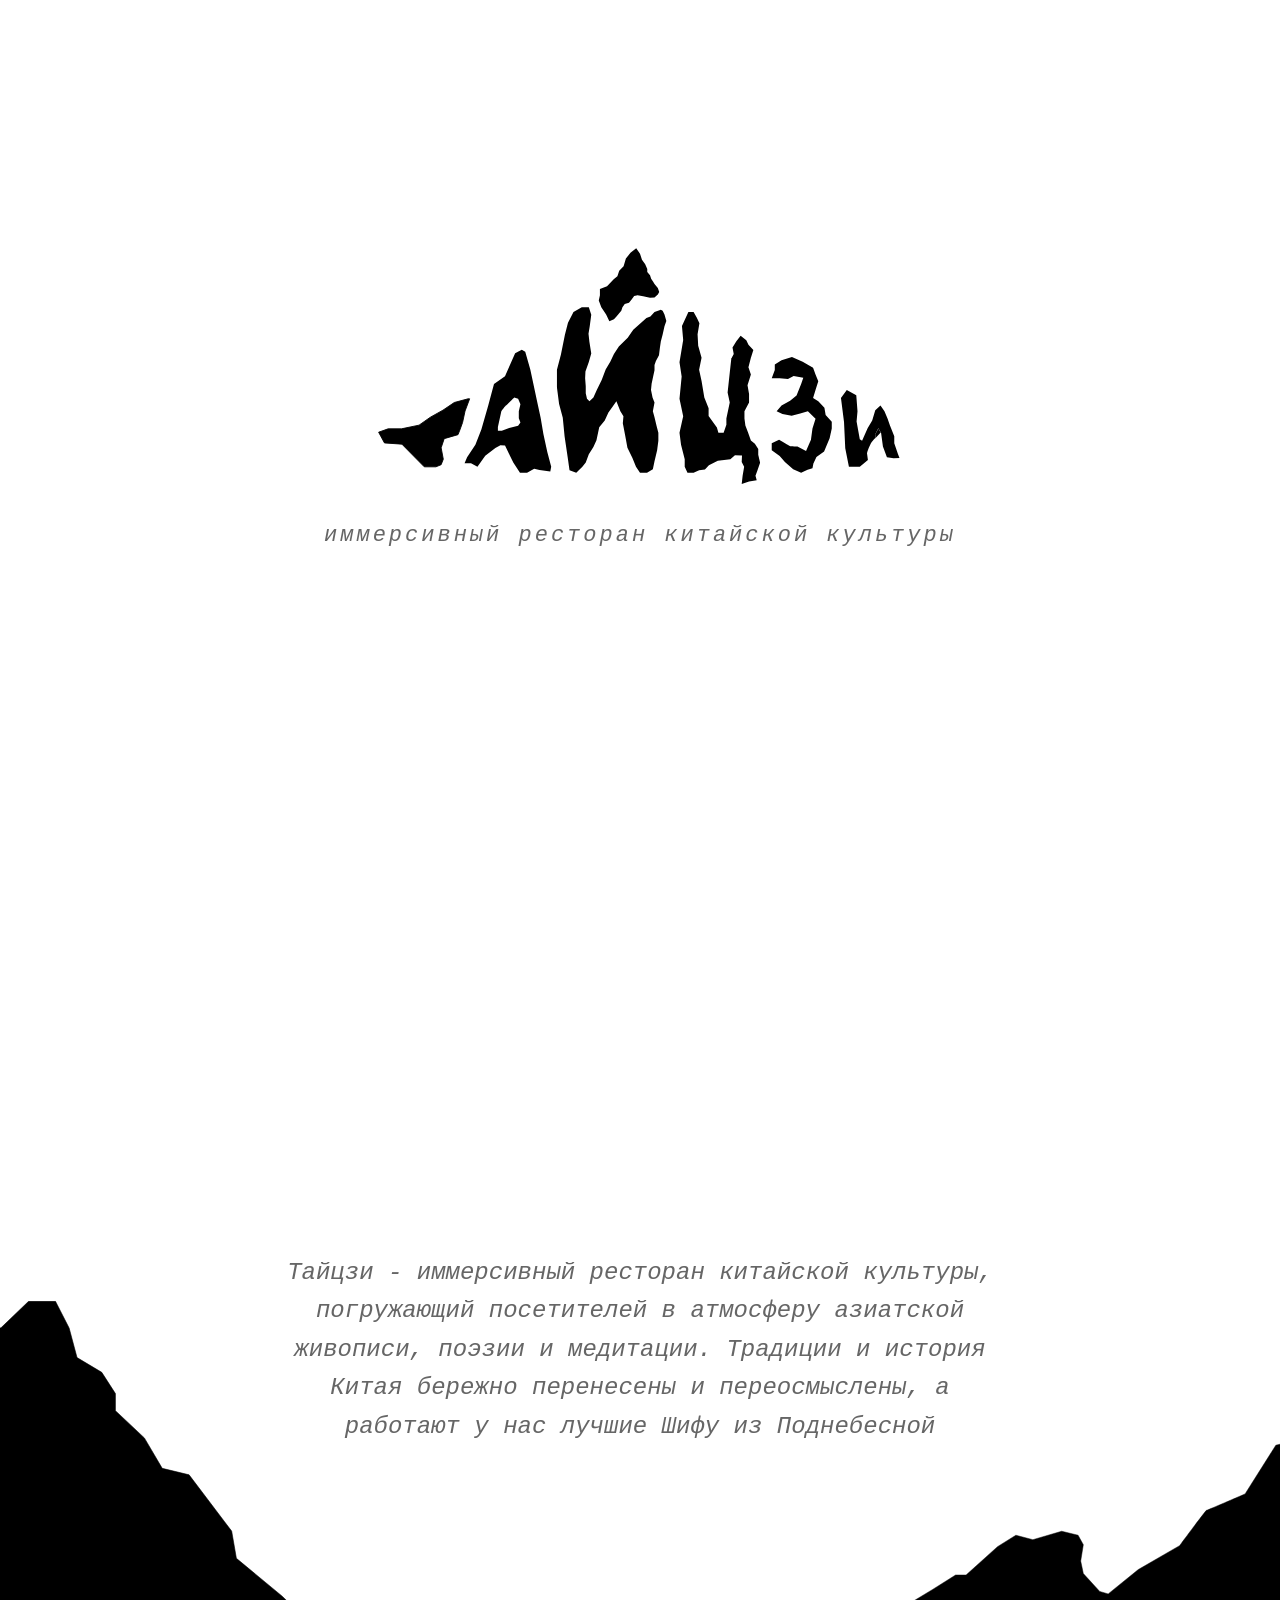
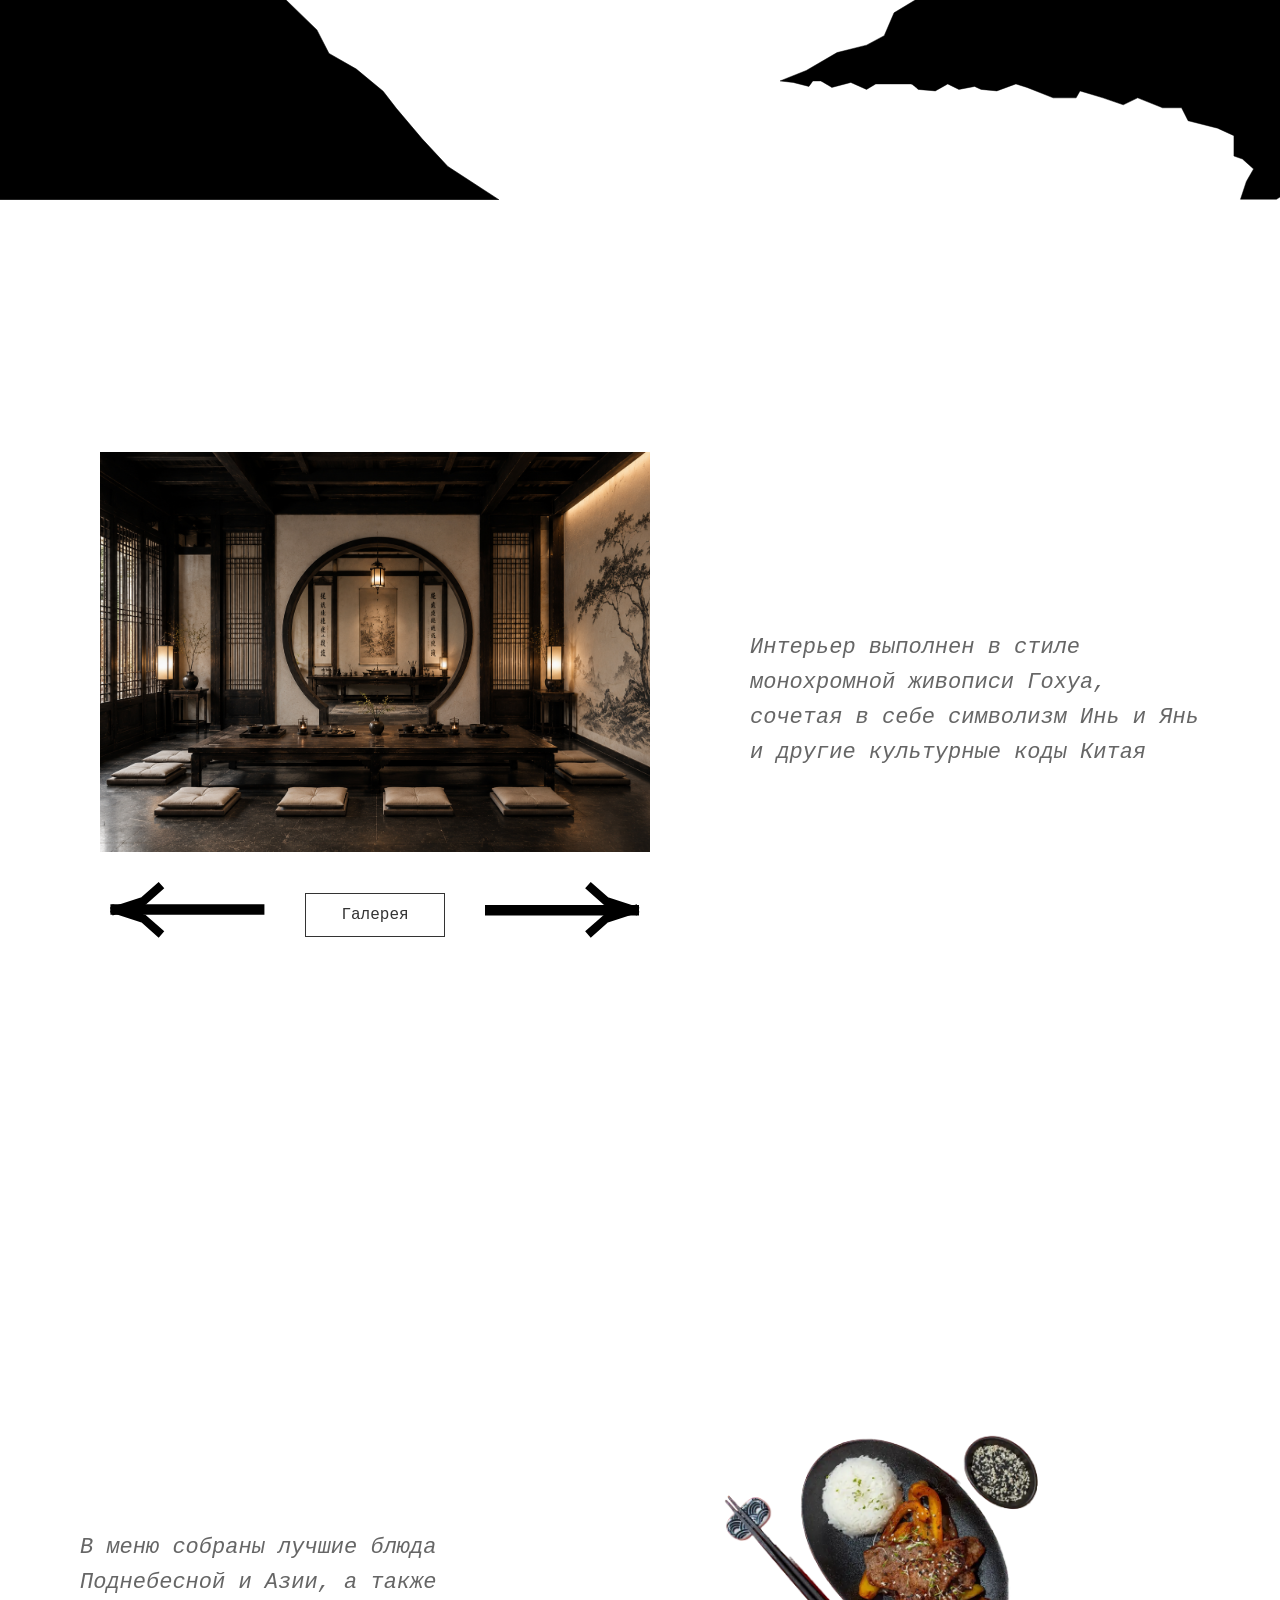
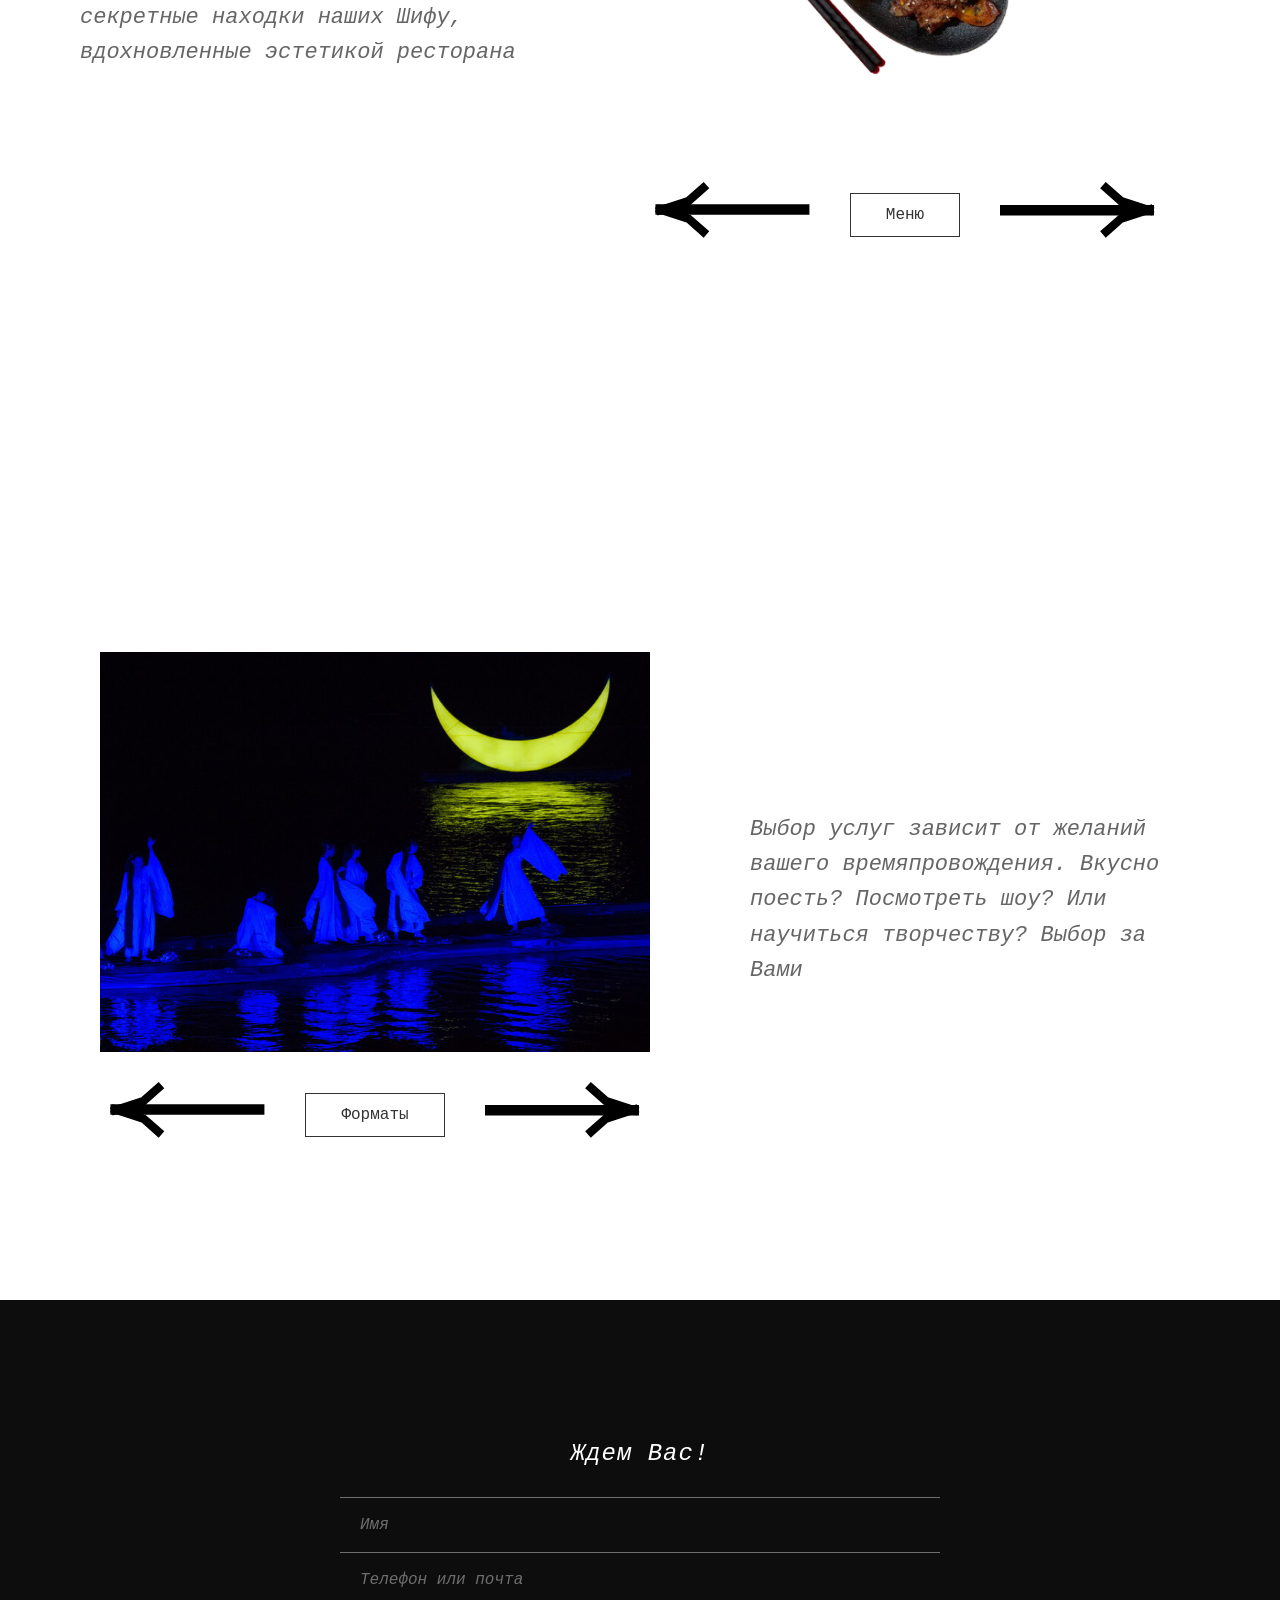
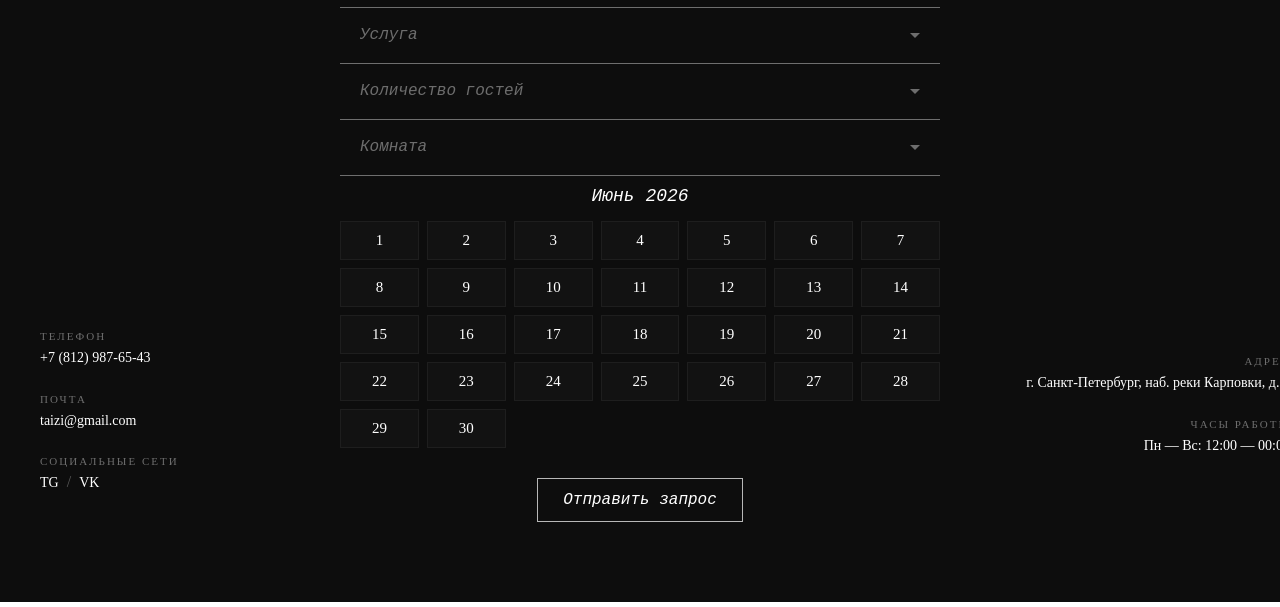
<file: index.html>
<!doctype html>
<html lang="en">
  <head>
    <meta charset="UTF-8" />
    <meta name="viewport" content="width=device-width, initial-scale=1.0" />
    <title>Document</title>
    <link rel="stylesheet" href="style.css" />
  </head>

  <body>
    <header class="main-header home-header">
      <nav class="header-nav">
        <div class="nav-group">
          <a href="#gallery" class="nav-btn"> Галерея </a>
          <a href="#services" class="nav-btn"> Форматы </a>
        </div>

        <a href="#top">
          <img src="Без имени-kjjju.png" alt="ТАЙЦЗИ" class="header-logo" />
        </a>

        <div class="nav-group">
          <a href="#menu" class="nav-btn"> Меню </a>
          <a href="#booking" class="nav-btn"> Бронь </a>
        </div>
      </nav>
    </header>

    <div class="welcome-screen" id="top">
      <div class="welcome-center">
        <img src="Безымянный-3.svg" alt="ТАЙЦЗИ" class="main-logo" />
        <p class="main-subtitle">иммерсивный ресторан китайской культуры</p>
      </div>
    </div>

    <section class="about-section">
      <div class="about-container">
        <p class="about-text">
          Тайцзи - иммерсивный ресторан китайской культуры, погружающий
          посетителей в атмосферу азиатской живописи, поэзии и медитации.
          Традиции и история Китая бережно перенесены и переосмыслены, а
          работают у нас лучшие Шифу из Поднебесной
        </p>
      </div>
      <img
        src="mountain-left.svg"
        alt="Левая гора"
        class="mountain-vector mountain-left"
      />
      <img
        src="mountain-right.svg"
        alt="Левая гора"
        class="mountain-vector mountain-right"
      />
    </section>

    <section class="gallery-section" id="gallery">
      <div class="gallery-inner-container">
        <div class="gallery-left-block">
          <div class="gallery-img-wrapper">
            <img
              src="room2.png"
              alt="Интерьер ресторана Тайцзи"
              class="gallery-main-img active"
            />
            <img
              src="second.jpg"
              alt="Интерьер ресторана Тайцзи 2"
              class="gallery-main-img"
            />
            <img
              src="room3.png"
              alt="Интерьер ресторана Тайцзи 3"
              class="gallery-main-img"
            />
            <img
              src="main.jpg"
              alt="Интерьер ресторана Тайцзи 3"
              class="gallery-main-img"
            />
          </div>

          <div class="gallery-controls">
            <button class="gallery-arrow arrow-left">
              <img src="arrow-left.svg" alt="Назад" />
            </button>
            <a href="gallery.html" class="gallery-btn">Галерея</a>
            <button class="gallery-arrow arrow-right">
              <img src="arrow-right.svg" alt="Вперед" />
            </button>
          </div>
        </div>

        <div class="gallery-right-block">
          <p class="gallery-text">
            Интерьер выполнен в стиле монохромной живописи Гохуа, сочетая в себе
            символизм Инь и Янь и другие культурные коды Китая
          </p>
        </div>
      </div>
    </section>

    <section class="menu-section" id="menu">
      <div class="gallery-inner-container">
        <div class="gallery-right-block">
          <p class="gallery-text">
            В меню собраны лучшие блюда Поднебесной и Азии, а также секретные
            находки наших Шифу, вдохновленные эстетикой ресторана
          </p>
        </div>

        <div class="gallery-left-block">
          <div class="gallery-img-wrapper">
            <img src="dish1.png" alt="Блюдо 1" class="menu-main-img active" />
            <img src="dish2.png" alt="Блюдо 2" class="menu-main-img" />
            <img src="dish3.png" alt="Блюдо 3" class="menu-main-img" />
          </div>

          <div class="gallery-controls">
            <button class="gallery-arrow menu-prev-btn">
              <img src="arrow-left.svg" alt="Назад" />
            </button>
            <a href="menu.html" class="gallery-btn">Меню</a>
            <button class="gallery-arrow menu-next-btn">
              <img src="arrow-right.svg" alt="Вперед" />
            </button>
          </div>
        </div>
      </div>
    </section>

    <section class="services-section" id="services">
      <div class="gallery-inner-container">
        <div class="gallery-left-block">
          <div class="gallery-img-wrapper services-img-wrapper">
            <img
              src="services1.jpg"
              alt="Услуга 1"
              class="services-main-img active"
            />
            <img src="services2.jpg" alt="Услуга 2" class="services-main-img" />
            <img src="services3.jpg" alt="Услуга 3" class="services-main-img" />
          </div>

          <div class="gallery-controls">
            <button class="gallery-arrow services-prev-btn">
              <img src="arrow-left.svg" alt="Назад" />
            </button>
            <a href="services.html" class="gallery-btn">Форматы</a>
            <button class="gallery-arrow services-next-btn">
              <img src="arrow-right.svg" alt="Вперед" />
            </button>
          </div>
        </div>

        <div class="gallery-right-block">
          <p class="gallery-text">
            Выбор услуг зависит от желаний вашего времяпровождения. Вкусно
            поесть? Посмотреть шоу? Или научиться творчеству? Выбор за Вами
          </p>
        </div>
      </div>
    </section>

    <section class="booking-section" id="booking">
      <div class="booking-container">


      <div class="booking-container">

  <div class="booking-side-badge side-left-badge">
    <div class="badge-item">
      <span class="badge-label">Телефон</span>
      <a href="tel:+78129876543" class="badge-value">+7 (812) 987-65-43</a>
    </div>
    <div class="badge-item">
      <span class="badge-label">Почта</span>
      <a href="mailto:taizi@gmail.com" class="badge-value">taizi@gmail.com</a>
    </div>
    <div class="badge-item">
      <span class="badge-label">Социальные сети</span>
      <div class="badge-links">
        <a href="#" class="badge-link">TG</a>
        <span class="badge-sep">/</span>
        <a href="#" class="badge-link">VK</a>
      </div>
    </div>
  </div>

  <div class="booking-side-badge side-right-badge">
    <div class="badge-item">
      <span class="badge-label">Адрес</span>
      <p class="badge-value">       г. Санкт-Петербург,
наб. реки Карповки, д. 5</p>
    </div>
    <div class="badge-item">
      <span class="badge-label">Часы работы</span>
      <p class="badge-value">Пн — Вс: 12:00 — 00:00</p>
    </div>
  </div>

  


        <h2 class="booking-title">Ждем Вас!</h2>

        <form class="booking-form" id="bookingform">
          <div class="form-row first-row">
            <input
              type="text"
              name="username"
              placeholder="Имя"
              required
              class="booking-input"
            />
          </div>

          <div class="form-row">
            <input
              type="text"
              name="contact"
              placeholder="Телефон или почта"
              required
              class="booking-input"
            />
          </div>

          <div class="form-row">
            <select name="service" required class="booking-select">
              <option value="" disabled selected hidden>Услуга</option>

              <option value="dinner">Ужин</option>

              <option value="master-class">Мастер-класс</option>

              <option value="master-class">Представление</option>
            </select>
          </div>

          <div class="form-row">
            <select name="guests" required class="booking-select">
              <option value="" disabled selected hidden>
                Количество гостей
              </option>

              <option value="1">1 гость</option>

              <option value="2">2 гостей</option>

              <option value="3">3 гостей</option>

              <option value="4">4 гостя</option>

              <option value="5">5 гостей</option>

              <option value="6">6+ гостей</option>
            </select>
          </div>

          <div class="form-row">
            <select name="room" required class="booking-select">
              <option value="" disabled selected hidden>Комната</option>

              <option value="room1">Комната 1</option>

              <option value="room2">Комната 2</option>

              <option value="room3">Комната 3</option>
            </select>
          </div>

          <div class="booking-calendar-wrapper">
            <input type="hidden" id="selectedDate" name="date" required />

            <input type="hidden" id="selectedTime" name="time" required />

            <div
              class="calendar-header"
              style="
                text-align: center;

                color: #ffffff;

                font-family: &quot;Iosevka Sharon&quot;, monospace;

                font-size: 18px;

                font-style: italic;

                margin-top: 40px;

                margin-bottom: 15px;
              "
            >
              Июнь 2026
            </div>

            <div class="calendar-days" id="calendarDays"></div>

            <div class="time-slots-container" id="timeSlotsContainer">
              <p class="time-slots-title">Доступное время:</p>

              <div class="time-slots-grid">
                <button type="button" class="time-btn" data-time="18:00">
                  18:00
                </button>

                <button type="button" class="time-btn" data-time="19:30">
                  19:30
                </button>

                <button type="button" class="time-btn" data-time="21:00">
                  21:00
                </button>
              </div>
            </div>
          </div>

          <div style="text-align: center; width: 100%">
            <button type="submit" id="submitBtn">Отправить запрос</button>
          </div>
        </form>

        <div class="booking-success-message" id="successMessage">
          <div class="success-text-title">Запрос принят</div>

          <div class="success-text-desc">
            Наш сотрудник свяжется с Вами в ближайшее время для подтверждения
            брони
          </div>
        </div>
      </div>
    </section>

    <script src="script.js"></script>
  </body>
</html>
</file>
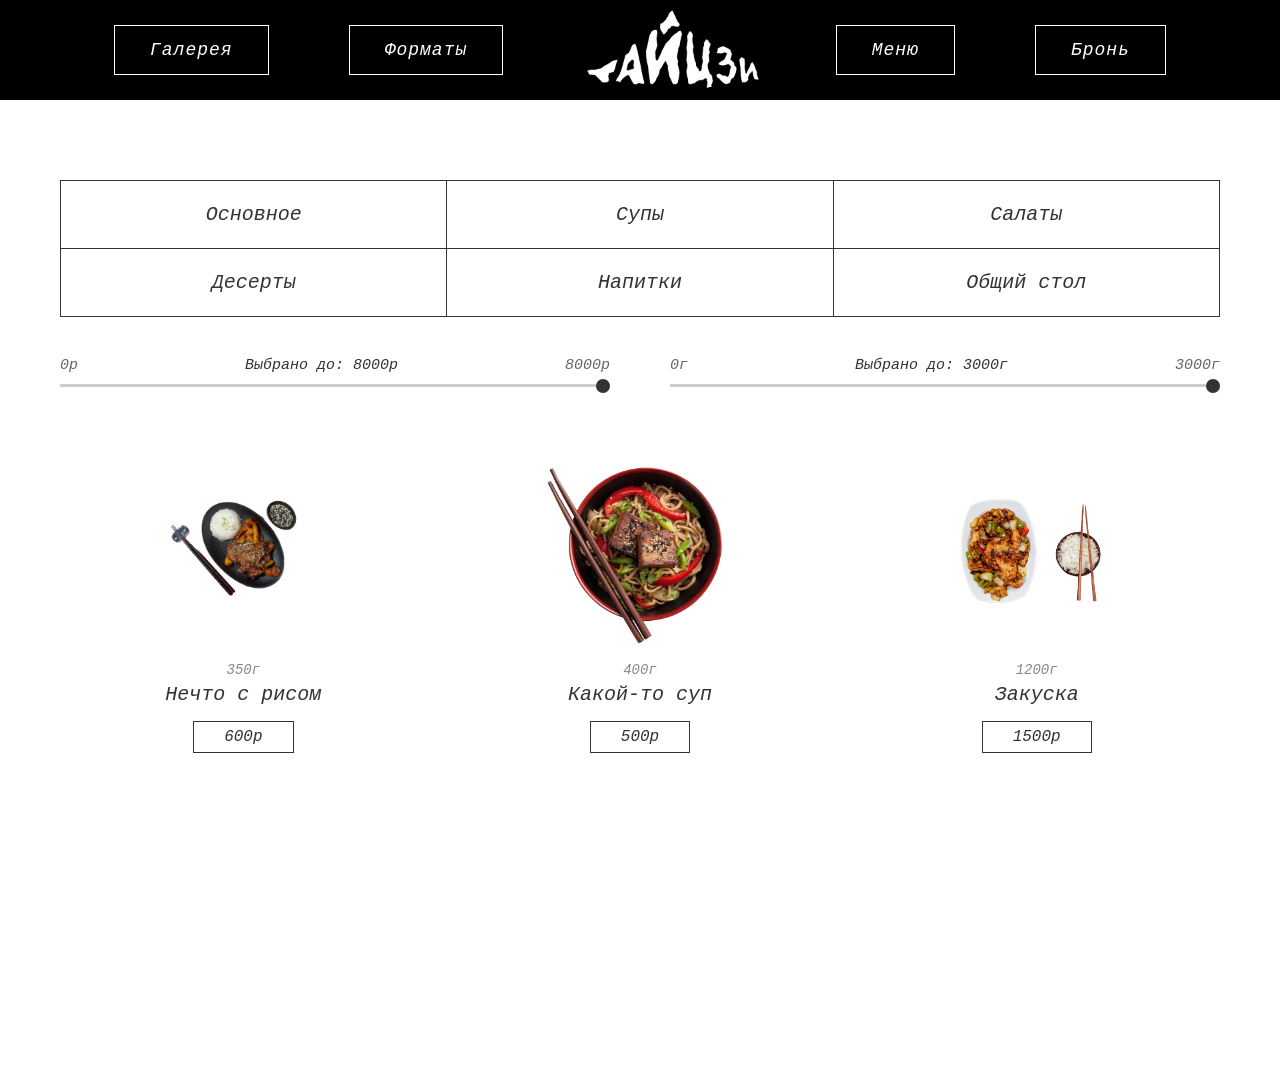
<file: menu.html>
<!doctype html>
<html lang="ru">
  <head>
    <meta charset="UTF-8" />
    <meta name="viewport" content="width=device-width, initial-scale=1.0" />
    <title>ТАЙЦЗИ — Меню</title>
    <link rel="stylesheet" href="style.css" />
  </head>
  <body>
    <header class="main-header">
      <nav class="header-nav">
        <div class="nav-group">
          <a href="gallery.html" class="nav-btn">Галерея</a>
          <a href="index.html#services" class="nav-btn">Форматы</a>
        </div>
        <a href="index.html#menu">
          <img src="Без имени-kjjju.png" alt="ТАЙЦЗИ" class="header-logo" />
        </a>
        <div class="nav-group">
          <a href="index.html#menu" class="nav-btn">Меню</a>
          <a href="index.html#booking" class="nav-btn">Бронь</a>
        </div>
      </nav>
    </header>

    <main class="menu-container">
      <!-- Сетка категорий -->
      <div class="menu-categories-grid">
        <button class="category-filter-btn" data-category="main">
          Основное
        </button>
        <button class="category-filter-btn" data-category="soups">Супы</button>
        <button class="category-filter-btn" data-category="salads">
          Салаты
        </button>
        <button class="category-filter-btn" data-category="desserts">
          Десерты
        </button>
        <button class="category-filter-btn" data-category="drinks">
          Напитки
        </button>
        <button class="category-filter-btn" data-category="sharing">
          Общий стол
        </button>
      </div>

      <!-- Блок фильтров с новыми диапазонами (8000р и 3000г) -->
      <div class="menu-ranges-panel">
        <div class="range-control-group">
          <div class="range-labels">
            <span>0р</span>
            <span class="range-current"
              >Выбрано до: <span id="priceValue">8000</span>р</span
            >
            <span>8000р</span>
          </div>
          <input
            type="range"
            id="priceRange"
            min="0"
            max="8000"
            value="8000"
            step="100"
          />
        </div>

        <div class="range-control-group">
          <div class="range-labels">
            <span>0г</span>
            <span class="range-current"
              >Выбрано до: <span id="weightValue">3000</span>г</span
            >
            <span>3000г</span>
          </div>
          <input
            type="range"
            id="weightRange"
            min="0"
            max="3000"
            value="3000"
            step="50"
          />
        </div>
      </div>

      <!-- Сетка блюд (сами блюда и их данные не менялись) -->
      <div class="menu-dishes-grid">
        <div
          class="dish-card"
          data-category="main"
          data-price="600"
          data-weight="350"
        >
          <img src="dish1.png" alt="Нечто с рисом" class="dish-card-img" />
          <p class="dish-card-weight">350г</p>
          <h3 class="dish-card-title">Нечто с рисом</h3>
          <div class="dish-card-price-box">600р</div>
        </div>

        <div
          class="dish-card"
          data-category="soups"
          data-price="500"
          data-weight="400"
        >
          <img src="dish2.png" alt="Суп Вонтон" class="dish-card-img" />
          <p class="dish-card-weight">400г</p>
          <h3 class="dish-card-title">Какой-то суп</h3>
          <div class="dish-card-price-box">500р</div>
        </div>

        <div
          class="dish-card"
          data-category="sharing"
          data-price="1500"
          data-weight="1200"
        >
          <img src="dish3.png" alt="Сет Хого" class="dish-card-img" />
          <p class="dish-card-weight">1200г</p>
          <h3 class="dish-card-title">Закуска</h3>
          <div class="dish-card-price-box">1500р</div>
        </div>
      </div>
    </main>

    <script src="menu-script.js"></script>
  </body>
</html>
</file>
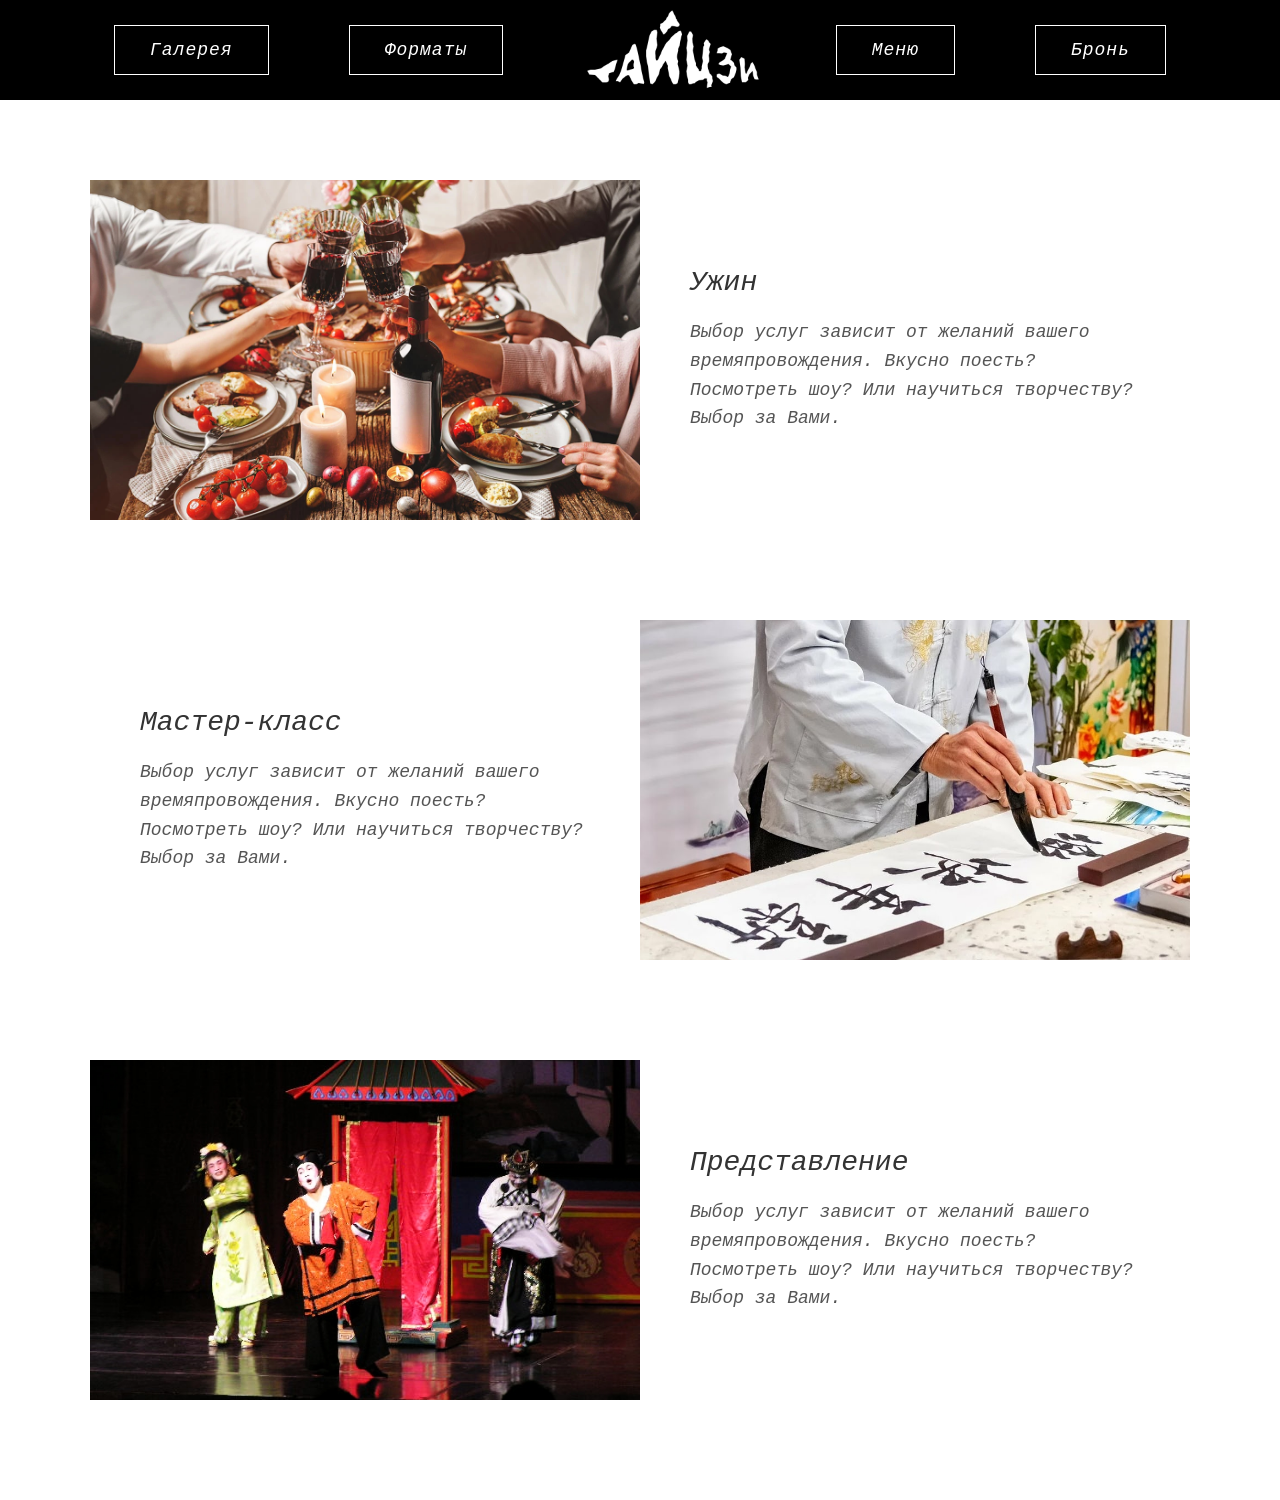
<file: services.html>
<!doctype html>
<html lang="ru">
  <head>
    <meta charset="UTF-8" />
    <meta name="viewport" content="width=device-width, initial-scale=1.0" />
    <title>Форматы — ТАЙЦЗИ</title>
    <link rel="stylesheet" href="style.css" />
  </head>
  <body>
    <header class="main-header">
      <nav class="header-nav">
        <div class="nav-group">
          <a href="index.html#gallery" class="nav-btn">Галерея</a>
          <a href="index.html#services" class="nav-btn">Форматы</a>
        </div>
        <a href="index.html#services">
          <img src="Без имени-kjjju.png" alt="ТАЙЦЗИ" class="header-logo" />
        </a>
        <div class="nav-group">
          <a href="index.html#menu" class="nav-btn">Меню</a>
          <a href="index.html#booking" class="nav-btn">Бронь</a>
        </div>
      </nav>
    </header>

    <main class="services-page-container">
      <div class="services-list">
        <section class="service-card">
          <div class="service-image-box">
            <img src="services4.jpg" alt="Ужин" class="service-img" />
          </div>
          <div class="service-info-box">
            <h2 class="service-title">Ужин</h2>
            <p class="service-desc">
              Выбор услуг зависит от желаний вашего времяпровождения. Вкусно
              поесть? Посмотреть шоу? Или научиться творчеству? Выбор за Вами.
            </p>
          </div>
        </section>

        <section class="service-card service-reverse">
          <div class="service-image-box">
            <img src="services5.jpg" alt="Мастер-класс" class="service-img" />
          </div>
          <div class="service-info-box">
            <h2 class="service-title">Мастер-класс</h2>
            <p class="service-desc">
              Выбор услуг зависит от желаний вашего времяпровождения. Вкусно
              поесть? Посмотреть шоу? Или научиться творчеству? Выбор за Вами.
            </p>
          </div>
        </section>

        <section class="service-card">
          <div class="service-image-box">
            <img src="services6.jpg" alt="Представление" class="service-img" />
          </div>
          <div class="service-info-box">
            <h2 class="service-title">Представление</h2>
            <p class="service-desc">
              Выбор услуг зависит от желаний вашего времяпровождения. Вкусно
              поесть? Посмотреть шоу? Или научиться творчеству? Выбор за Вами.
            </p>
          </div>
        </section>
      </div>
    </main>
  </body>
</html>
</file>
<file: style.css>
* {
  margin: 0;
  padding: 0;
  box-sizing: border-box;
}

html {
  scroll-behavior: smooth;
}

.welcome-screen {
  width: 100%;
  height: 100vh;
  background-color: #ffffff;
  position: relative;
  overflow: hidden;
}

.welcome-center {
  position: absolute;
  top: 50%;
  left: 50%;
  transform: translate(-50%, -50%);
  text-align: center;
  width: 100%;
  max-width: 1000px;
}

.main-logo {
  display: block;
  max-width: 900px;
  height: auto;
  margin: 0 auto;
  margin-top: -400px;
  margin-bottom: -330px;
  position: relative;
  z-index: 1;
}

.main-subtitle {
  font-family: "Iosevka Charon", monospace;
  font-size: 22px;
  font-weight: 250;
  font-style: italic;
  letter-spacing: 3px;
  color: #666666;
  display: block;
  text-align: center;
  margin-top: 0;
  position: relative;
  z-index: 2;
}

.main-header {
  position: fixed;
  top: 0;
  left: 0;
  width: 100%;
  background-color: black;
  height: 100px;
  z-index: 100;
  display: flex;
  justify-content: center;

  transition:
    transform 0.4s ease,
    opacity 0.4s ease;
}

.home-header {
  transform: translateY(-100%);
  opacity: 0;
}

.home-header.visible {
  transform: translateY(0);
  opacity: 1;
}

.header-nav {
  display: flex;
  justify-content: space-between;
  align-items: center;
  width: 90%;
  max-width: 1600px;
  margin: 0 auto;
  height: 100%;
  padding: 0 50px;
}

.nav-group {
  display: flex;
  gap: 80px;
}

.nav-btn {
  color: #ffffff;
  text-decoration: none;
  font-family: "Iosevka Charon", monospace;
  font-size: 18px;
  font-style: italic;
  font-weight: 250;
  letter-spacing: 1px;
  border: 1px solid white;
  padding: 14px 35px;
  display: inline-block;
  background: transparent;
  transition: all 0.3s ease;
}

.nav-btn:hover {
  background-color: #ffffff;
  color: #333333;
}

.header-logo {
  display: block;
  width: 200px;
  height: auto;
  margin: 0 auto;
  transform: translateY(20px);
  cursor: pointer;
}

.about-section {
  width: 100%;
  height: 100vh;
  position: relative;
  display: flex;
  justify-content: center;
  align-items: center;
  overflow: hidden;
  box-sizing: border-box;
}

.about-container {
  max-width: 800px;
  padding: 0 40px;
  text-align: center;
  z-index: 2;
}

.about-text {
  font-family: "Iosevka Charon", monospace;
  font-size: 24px;
  font-style: italic;
  font-weight: 250;
  color: #666666;
  line-height: 1.6;
  text-align: center;
}

.mountain-vector {
  position: absolute;
  bottom: 0;
  width: 500px;
  height: auto;
  z-index: 1;
  pointer-events: none;
}

.mountain-left {
  left: 0;
}

.mountain-right {
  right: 0;
}

/* ТРЕТИЙ ЭКРАН: Галерея */
.gallery-section {
  width: 100%;
  height: 100vh;
  background-color: #ffffff; /* Абсолютно белый фон */
  display: flex;
  justify-content: center;
  align-items: center;
  box-sizing: border-box;
  padding-top: 100px;
  overflow: hidden;
}

.gallery-inner-container {
  display: flex;
  width: 100%;
  max-width: 1200px;
  padding: 0 40px;
  justify-content: space-between;
  align-items: center;
  gap: 80px;
}

.gallery-left-block {
  flex: 1;
  display: flex;
  flex-direction: column;
  align-items: center;
  gap: 30px;
}

.gallery-img-wrapper {
  width: 100%;
  max-width: 550px;
  height: 400px;
  overflow: hidden;
  position: relative;
}

.gallery-img-wrapper .gallery-main-img {
  display: none;
  width: 100%;
  height: 100%;
  object-fit: cover;
}

.gallery-img-wrapper .gallery-main-img.active {
  display: block;
}

.gallery-controls {
  display: flex;
  align-items: center;
  gap: 40px;
}

.gallery-arrow {
  font-family: "Iosevka Sharon", monospace;
  font-size: 32px;
  color: #333333;
  background: none;
  border: none;
  cursor: pointer;
  user-select: none;
  transition: transform 0.2s;
}

.gallery-btn {
  display: inline-block;
  padding: 12px 35px;
  border: 1px solid #333333;
  font-family: "Iosevka Sharon", monospace;
  font-size: 16px;
  color: #333333;
  text-decoration: none;
  background: transparent;
  transition: all 0.3s ease;
}

.gallery-btn:hover {
  background-color: #333333;
  color: #ffffff;
}

.gallery-right-block {
  flex: 1;
  max-width: 450px;
}

.gallery-text {
  font-family: "Iosevka Sharon", monospace;
  font-size: 22px;
  font-style: italic;
  font-weight: 250;
  color: #666666;
  line-height: 1.6;
  text-align: left;
}

.menu-section {
  width: 100%;
  height: 100vh;
  background-color: #ffffff;
  display: flex;
  justify-content: center;
  align-items: center;
  box-sizing: border-box;
  padding-top: 100px;
  overflow: hidden;
}

.menu-section .gallery-img-wrapper {
  background: transparent;
  box-shadow: none;
}

.gallery-img-wrapper .menu-main-img {
  display: none;
  width: 100%;
  height: 100%;
  object-fit: contain;
}

.gallery-img-wrapper .menu-main-img.active {
  display: block;
}

/* ПЯТЫЙ ЭКРАН: Услуги */
.services-section {
  width: 100%;
  height: 100vh;
  background-color: #ffffff;
  display: flex;
  justify-content: center;
  align-items: center;
  box-sizing: border-box;
  padding-top: 100px;
  overflow: hidden;
}

.services-img-wrapper {
  box-shadow: none !important;
}

.gallery-img-wrapper .services-main-img {
  display: none;
  width: 100%;
  height: 100%;
  object-fit: cover;
}

.gallery-img-wrapper .services-main-img.active {
  display: block;
}

/* ШЕСТОЙ ЭКРАН: Бронирование и Календарь */
.booking-section {
  width: 100%;
  min-height: 100vh;
  background-color: #0d0d0d;
  display: flex;
  justify-content: center;
  align-items: center;
  box-sizing: border-box;
  padding: 120px 20px 60px 20px;
}

.booking-container {
  width: 100%;
  max-width: 600px;
  text-align: center;
  position: relative;
}

.booking-title {
  font-family: "Iosevka Sharon", monospace;
  font-size: 24px;
  color: #ffffff;
  font-style: italic;
  font-weight: 250;
  margin-bottom: 30px;
  letter-spacing: 1px;
}

.form-row {
  width: 100%;
  box-sizing: border-box;
  border-bottom: 1px solid rgba(255, 255, 255, 0.4);
}

.first-row {
  border-top: 1px solid rgba(255, 255, 255, 0.4);
}

.booking-input,
.booking-select {
  width: 100%;
  padding: 18px 20px;
  background: transparent;
  border: none;
  outline: none;
  font-family: "Iosevka Sharon", monospace;
  font-size: 16px;
  font-style: italic;
  font-weight: 250;
  box-sizing: border-box;
  -webkit-appearance: none;
  -moz-appearance: none;
  appearance: none;
}

.booking-input {
  color: #ffffff;
}

.booking-input::placeholder {
  color: rgba(255, 255, 255, 0.4);
}

.booking-select {
  color: rgba(255, 255, 255, 0.4);
  background-image: url("data:image/svg+xml;utf8,<svg xmlns='http://www.w3.org/2000/svg' width='10' height='10' viewBox='0 0 10 10'><path d='M0 2 l5 5 l5 -5 z' fill='rgba(255,255,255,0.4)'/></svg>");
  background-repeat: no-repeat;
  background-position: right 20px center;
  cursor: pointer;
}

.booking-select:focus,
.booking-select:valid {
  color: #ffffff;
}

.booking-select option {
  background-color: #1a1a1a;
  color: #ffffff;
}

.booking-success-message {
  display: none;
  text-align: center !important;

  margin: 60px auto !important;
  padding: 40px 30px !important;
  max-width: 500px !important;

  border: 1px solid rgba(255, 255, 255, 0.2) !important;
  background-color: rgba(255, 255, 255, 0.02) !important;

  animation: fadeInSuccess 0.5s ease forwards;
}

.success-text-title {
  color: #ffffff !important;
  font-family: "Iosevka Sharon", monospace !important;
  font-size: 22px !important;
  font-style: italic !important;
  font-weight: bold !important;
  margin-bottom: 15px !important;
}

.booking-success-message div,
.booking-success-message .success-text-desk {
  color: #ffffff !important;
  font-family: "Iosevka Sharon", monospace !important;
  font-size: 16px !important;
  font-style: italic !important;
  line-height: 1.5 !important;
  margin: 0 !important;
}

@keyframes fadeInSuccess {
  from {
    opacity: 0;
    transform: translateY(10px);
  }
  to {
    opacity: 1;
    transform: translateY(0);
  }
}

.calendar-days {
  display: grid !important;
  grid-template-columns: repeat(7, 1fr) !important;
  gap: 8px !important;
  text-align: center !important;
  margin-top: 15px !important;
}

.calendar-day {
  color: #ffffff !important;
  background-color: rgba(255, 255, 255, 0.02) !important;
  padding: 10px 0 !important;
  cursor: pointer !important;
  font-size: 15px !important;
  transition: all 0.2s ease !important;
  border: 1px solid rgba(255, 255, 255, 0.05) !important;
}

.calendar-day:hover {
  background-color: rgba(255, 255, 255, 0.12) !important;
  border-color: rgba(255, 255, 255, 0.3) !important;
}

.calendar-day.selected {
  background-color: #ffffff !important;
  color: #000000 !important;
  border-color: #ffffff !important;
  font-weight: bold !important;
}

.time-slots-container {
  display: none;
  margin-top: 25px !important;
  border-top: 1px solid rgba(255, 255, 255, 0.1) !important;
  padding-top: 20px !important;
}

.time-slots-title {
  color: rgba(255, 255, 255, 0.5) !important;
  font-size: 14px !important;
  font-style: italic !important;
  margin-bottom: 15px !important;
  text-align: left !important;
}

.time-slots-grid {
  display: flex !important;
  gap: 12px !important;
}

.time-btn {
  flex: 1 !important;
  background: transparent !important;
  border: 1px solid rgba(255, 255, 255, 0.2) !important;
  color: #ffffff !important;
  padding: 12px 0 !important;
  font-family: "Iosevka Sharon", monospace !important;
  font-size: 14px !important;
  cursor: pointer !important;
  transition: all 0.3s ease !important;
}

.time-btn:hover {
  border-color: #ffffff !important;
  background-color: rgba(255, 255, 255, 0.05) !important;
}

.time-btn.selected {
  background-color: #ffffff !important;
  color: #000000 !important;
  border-color: #ffffff !important;
  font-weight: bold !important;
}

.booking-calendar-wrapper {
  margin-top: -30px !important;
}

button[type="submit"],
#submitBtn {
  display: inline-block !important;
  width: auto !important;
  min-width: 160px;
  background: transparent !important;

  border: 1px solid rgba(255, 255, 255, 0.7) !important;

  color: #ffffff !important;
  padding: 12px 25px !important;
  font-family: "Iosevka Sharon", monospace !important;
  font-size: 16px !important;
  font-style: italic !important;
  text-align: center !important;
  cursor: pointer !important;

  margin: 30px auto 0 auto !important;

  transition:
    background 0.3s ease,
    border-color 0.3s ease !important;
}

button[type="submit"]:hover,
#submitBtn:hover {
  border-color: #ffffff !important;
  background: rgba(255, 255, 255, 0.05) !important;
}

button[type="submit"]:hover,
#submitBtn:hover {
  border-color: #ffffff !important;
  background-color: #ffffff !important;
  color: #000000 !important;
}

html,
body {
  scroll-behavior: smooth !important;
  scroll-snap-type: y mandatory !important;
  height: 100vh !important;
  margin: 0;
  padding: 0;
}

body > section,
body > div {
  height: 100vh;
  scroll-snap-align: start !important;
  scroll-snap-stop: always !important;
  position: relative;
}

#booking {
  height: auto !important;
  min-height: 100vh !important;
  scroll-snap-align: start !important;
  scroll-margin-top: 0 !important;
}

.booking-container {
  padding-top: 10px !important;
  padding-bottom: 10px !important;
}

#bookingform {
  gap: 5px !important;
}

.gallery-container {
  max-width: 1200px;
  margin: 160px auto 60px auto;
  padding: 50px;
  padding-bottom: 100px;
}

.gallery-layout-grid {
  display: grid;
  grid-template-columns: repeat(3, 1fr);
  gap: 30px;
}

.gallery-view-img {
  width: 100%;
  aspect-ratio: 4 / 3;
  object-fit: cover;
  border: 1px solid rgba(255, 255, 255, 0.1);
  cursor: pointer;
  transition: transform 0.3s ease;
}

.gallery-view-img:hover {
  transform: scale(1.03);
}

.photo-viewer {
  display: none;
  position: fixed;
  z-index: 10000;
  left: 0;
  top: 0;
  width: 100%;
  height: 100%;
  background-color: rgba(0, 0, 0, 0.95);
  align-items: center;
  justify-content: center;
}

.viewer-img-content {
  max-width: 85%;
  max-height: 85vh;
  object-fit: contain;
}

.close-viewer {
  position: absolute;
  top: 30px;
  right: 40px;
  color: #ffffff;
  font-size: 45px;
  font-weight: bold;
  cursor: pointer;
}

.viewer-arrow {
  position: absolute;
  top: 50%;
  transform: translateY(-50%);
  background: none;
  border: none;
  color: #ffffff;
  font-size: 50px;
  padding: 20px;
  cursor: pointer;
  user-select: none;
}

.prev-arrow {
  left: 40px;
}
.next-arrow {
  right: 40px;
}

.menu-container {
  max-width: 1200px;
  margin: 180px auto 60px auto;
  padding: 0 20px;
}

.menu-categories-grid {
  display: grid;
  grid-template-columns: repeat(3, 1fr);
  border-top: 1px solid #333333;
  border-left: 1px solid #333333;
  margin-bottom: 40px;
}

.category-filter-btn {
  background: none;
  border-right: 1px solid #333333;
  border-bottom: 1px solid #333333;
  border-top: none;
  border-left: none;
  color: #333333;

  font-family: "Iosevka Sharon", monospace;
  font-size: 20px;
  font-style: italic;
  font-weight: 250;

  padding: 22px;
  cursor: pointer;
  transition: all 0.3s ease;
}

.category-filter-btn.active-filter {
  background-color: #333333;
  color: #ffffff;
}

.category-filter-btn:not(.active-filter):hover {
  background-color: #ffffff;
  color: #333333;
}

.menu-ranges-panel {
  display: flex;
  justify-content: space-between;
  gap: 60px;
  margin-bottom: 60px;
}

.range-control-group {
  display: flex;
  flex-direction: column;
  width: 50%;
}

.range-labels {
  display: flex;
  justify-content: space-between;

  font-family: "Iosevka Sharon", monospace;
  font-style: italic;
  font-weight: 250;
  font-size: 15px;

  color: #666666;
  margin-bottom: 10px;
}

.range-current {
  color: #333333;
}

.range-control-group input[type="range"] {
  -webkit-appearance: none;
  appearance: none;
  width: 100%;
  height: 3px;
  background: #cccccc;
  outline: none;
}

.range-control-group input[type="range"]::-webkit-slider-thumb {
  -webkit-appearance: none;
  appearance: none;
  width: 14px;
  height: 14px;
  border-radius: 50%;
  background: #333333;
  cursor: pointer;
  transition: transform 0.2s ease;
}

.range-control-group input[type="range"]::-webkit-slider-thumb:hover {
  transform: scale(1.2);
}

.menu-dishes-grid {
  display: grid;
  grid-template-columns: repeat(3, 1fr);
  gap: 50px 30px;
}

.dish-card {
  display: flex;
  flex-direction: column;
  align-items: center;
  text-align: center;
}

.dish-card-img {
  width: 100%;
  max-width: 220px;
  height: 200px;
  object-fit: contain;
  margin-bottom: 15px;
}

.dish-card-weight {
  font-family: "Iosevka Sharon", monospace;
  font-style: italic;
  font-weight: 250;
  font-size: 14px;
  color: #888888;
  margin: 0 0 5px 0;
}

.dish-card-title {
  font-family: "Iosevka Sharon", monospace;
  font-style: italic;
  font-weight: 250;
  font-size: 20px;
  color: #333333;
  margin: 0 0 15px 0;
}

.dish-card-price-box {
  font-family: "Iosevka Sharon", monospace;
  font-style: italic;
  font-weight: 250;
  font-size: 16px;
  color: #333333;

  border: 1px solid #333333;
  padding: 6px 30px;
}

.services-page-container {
  max-width: 1100px;
  margin-top: 180px;
  margin-left: auto;
  margin-right: auto;
  margin-bottom: 0;
  padding-bottom: 100px;
}

.services-list {
  display: flex;
  flex-direction: column;
  gap: 100px;
}

.service-card {
  display: flex;
  background: transparent;
  width: 100%;
}

.service-reverse {
  flex-direction: row-reverse;
}

.service-image-box {
  width: 50%;
  display: flex;
}

.service-img {
  width: 100%;
  height: 340px;
  object-fit: cover;
  display: block;
}

.service-info-box {
  width: 50%;
  padding: 0 50px;
  display: flex;
  flex-direction: column;
  justify-content: center;
}

.service-title {
  font-family: "Iosevka Sharon", monospace;
  font-style: italic;
  font-weight: 250;
  font-size: 28px;
  color: #333333;
  margin: 0 0 20px 0;
}

.service-desc {
  font-family: "Iosevka Sharon", monospace;
  font-style: italic;
  font-weight: 250;
  font-size: 18px;
  line-height: 1.6;
  color: #555555;
  margin: 0;
}

/* 1. Делаем контейнер главным ориентиром для абсолютных блоков */
.booking-container {
  position: relative; /* Форма центрируется как обычно, но теперь внутри нее можно фиксировать элементы по бокам */
}

/* 2. Общие стили для левого и правого блоков */
.booking-side-badge {
  position: absolute;
  /* Регулируй этот top, чтобы поднять или опустить блоки идеально под уровень полей ввода */
  top: 140px;
  display: flex;
  flex-direction: column;
  gap: 25px;
  z-index: 10;
}

/* 3. Левый блок прижимаем к левому краю контейнера */
.side-left-badge {
  position: absolute;
  top: 500px;
  left: -300px;
  text-align: left;
}

/* 4. Правый блок прижимаем к правому краю контейнера */
.side-right-badge {
  position: absolute;
  top: 525px;
  right: -350px;
  text-align: right;
}

/* 5. Красивое минималистичное оформление текста */
.badge-item {
  display: flex;
  flex-direction: column;
  gap: 6px;
}

.badge-label {
  font-size: 11px;
  text-transform: uppercase;
  letter-spacing: 2px;
  color: #ffffff;
  opacity: 0.4;
}

.badge-value,
.badge-link {
  font-size: 14px;
  color: #ffffff;
  text-decoration: none;
  line-height: 1.4;
}

.badge-links {
  display: flex;
  gap: 8px;
}

.side-right-badge .badge-links {
  justify-content: flex-end;
}

.badge-sep {
  color: #ffffff;
  opacity: 0.3;
}
</file>
